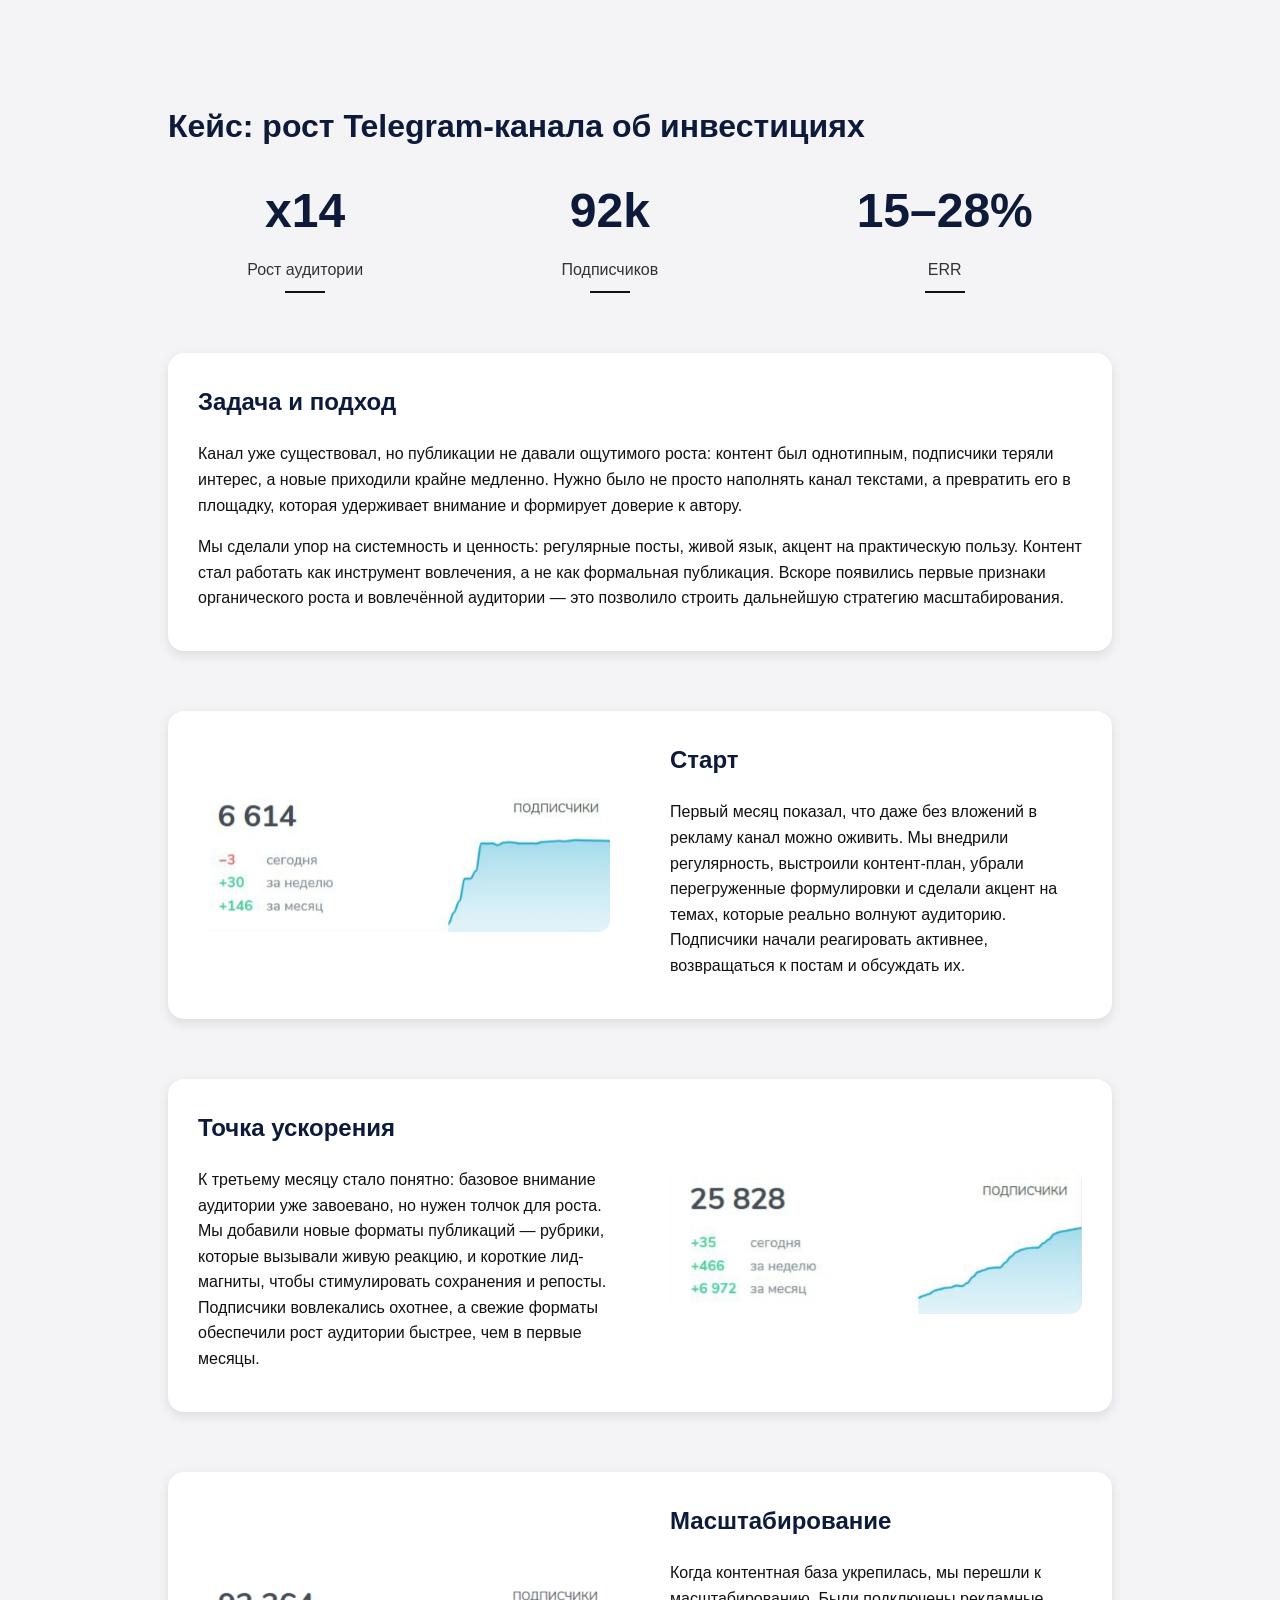
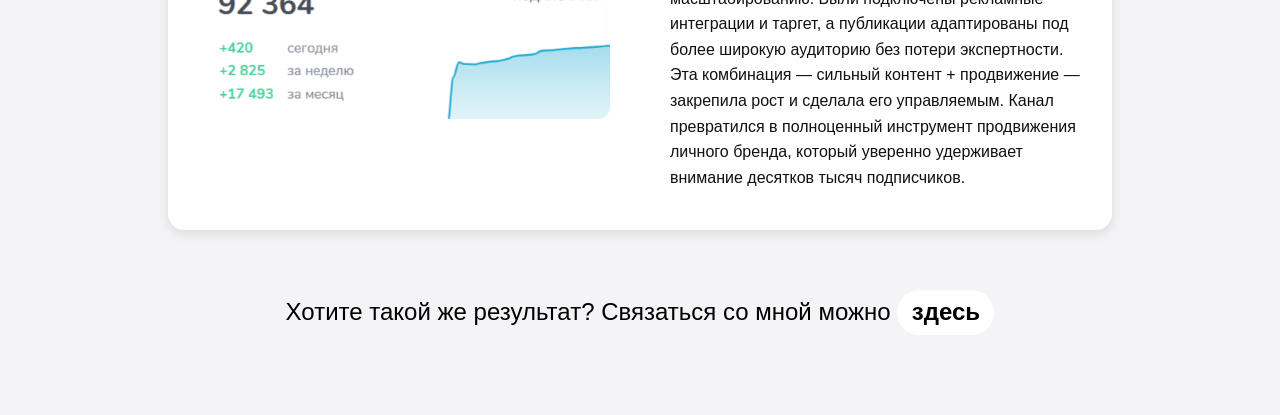
<file: investment/index.html>
<!DOCTYPE html>
<html lang="ru">
<head>
  <meta charset="UTF-8" />
  <meta name="viewport" content="width=device-width, initial-scale=1.0"/>
<title>Кейс Telegram-канала</title>
<style>
  body {
    font-family: Arial, sans-serif;
    margin: 0;
    padding: 0;
    background: #f4f4f7;
    color: #111;
    line-height: 1.6;
  }

  .container {
    width: 80vw;
    margin: 40px auto;
    padding: 40px;
    box-sizing: border-box;
  }

  h1, h2 {
    color: #0d1a3a;
    margin-bottom: 20px;
  }

  /* Современные ключевые метрики */
  .key-metrics {
    display: flex;
    justify-content: space-around;
    margin-bottom: 60px;
    flex-wrap: wrap;
    gap: 40px;
  }

  .metric {
    text-align: center;
  }

  .metric-value {
    font-size: 48px;
    font-weight: 700;
    color: #0d1a3a;
  }

  .metric-label {
    margin-top: 8px;
    font-size: 16px;
    color: #333;
  }

  .metric-line {
    margin-top: 8px;
    height: 2px;
    width: 40px;
    background: #111;
    margin-left: auto;
    margin-right: auto;
  }

  /* Блоки в карточках */
  .block {
    display: flex;
    align-items: center;
    margin-bottom: 60px;
    background: #fff;
    border-radius: 16px;
    box-shadow: 0 4px 12px rgba(0,0,0,0.1);
    overflow: hidden;
  }

  .block:nth-child(even) {
    flex-direction: row-reverse;
  }

  .block-text, .block-img {
    flex: 1;
    padding: 30px;
  }

  .block-img img {
    width: 100%;
    border-radius: 12px;
  }

  .block-text h2 {
    margin-top: 0;
  }

  .block-text p {
    margin-bottom: 10px;
  }


  /* Кнопка */
.contact-btn {
  margin-top: 2em;
  align-self: center;
  background-color: #ffdc33;
  color: #000;
  padding: 0.8em 2em;
  border-radius: 30px;
  text-decoration: none;
  font-weight: bold;
  transition: transform 0.3s, background-color 0.3s;
}

.contact-btn:hover {
  background-color: #e6c200;
  transform: scale(1.05);
}

    .contact-footer {
  background-color: #f4f4f7;
  display: block;
  text-align: center;
  padding: 0;
}

.contact-footer p {
  font-size: 1.5rem;
  color: #000;
  display: inline;
  margin: 0;
}

contact-footer .contact-link {
  position: relative;
  display: inline-block;
  padding: 0.3em 0.6em;
  border-radius: 25px;
  background-color: #fff;
  color: #000;
  text-decoration: none;
  transition: transform 0.3s ease, background-color 0.3s ease;
}


    .popup-overlay {
  position: fixed;
  top: 0;
  left: 0;
  width: 100vw;
  height: 100vh;
  background-color: rgba(0, 0, 0, 0.5);
  display: none;
  z-index: 200;
}

.popup {
  position: fixed;
  top: 50%;
  left: 50%;
  transform: translate(-50%, -50%);
  background: white;
  padding: 30px;
  border-radius: 20px;
  box-shadow: 0 8px 20px rgba(0, 0, 0, 0.25);
  z-index: 201;
  display: none;
  max-width: 90vw;
  width: 400px;
  font-family: sans-serif;
}


    .popup input, .popup textarea, .popup button {
      width: 100%;
      margin-top: 10px;
      padding: 10px;
      font-family: sans-serif;
    }

.popup input,
.popup textarea,
.popup button {
  width: 100%;
  margin-top: 10px;
  padding: 12px 16px;
  border: none;
  border-radius: 12px;
  font-family: sans-serif;
  box-shadow: 0 2px 6px rgba(0, 0, 0, 0.2);
  outline: none;
  font-size: 1rem;
}

.popup button {
  background-color: #dbeafe;
  color: black;
  font-weight: bold;
  cursor: pointer;
  transition: background-color 0.2s ease;
}

.popup button:hover {
  background-color: #bfdbfe;
}

.case-final {
  background: #dbeafe;
  padding: 4vw;
  display: flex;
  justify-content: center;
}

.case-final .case-content {
  width: 75vw;
  background-color: rgba(255, 255, 255, 0.95);
  padding: 3vw;
  border-radius: 20px;
  box-shadow: 0 8px 20px rgba(0,0,0,0.15);
  display: flex;
  flex-direction: column;
  gap: 1.5em;
  font-family: Nunito-ExtraBold;
  font-size: 1.3em;
  font-weight: 900;
  color: #2d0410;
}

.case-final p {
  font-size: 1.5rem;
  line-height: 1.5;
  color: #2d030f;
  font-family: 'Nunito-ExtraBold', sans-serif;
  font-weight: 900;
}

    .popup-overlay {
  position: fixed;
  top: 0;
  left: 0;
  width: 100vw;
  height: 100vh;
  background-color: rgba(0, 0, 0, 0.5);
  display: none;
  z-index: 200;
}

.popup {
  position: fixed;
  top: 50%;
  left: 50%;
  transform: translate(-50%, -50%);
  background: white;
  padding: 30px;
  border-radius: 20px;
  box-shadow: 0 8px 20px rgba(0, 0, 0, 0.25);
  z-index: 201;
  display: none;
  max-width: 90vw;
  width: 400px;
  font-family: sans-serif;
}


    .popup input, .popup textarea, .popup button {
      width: 100%;
      margin-top: 10px;
      padding: 10px;
      font-family: sans-serif;
    }

.popup input,
.popup textarea,
.popup button {
  width: 100%;
  margin-top: 10px;
  padding: 12px 16px;
  border: none;
  border-radius: 12px;
  font-family: sans-serif;
  box-shadow: 0 2px 6px rgba(0, 0, 0, 0.2);
  outline: none;
  font-size: 1rem;
}

.popup button {
  background-color: #dbeafe;
  color: black;
  font-weight: bold;
  cursor: pointer;
  transition: background-color 0.2s ease;
}

.popup button:hover {
  background-color: #bfdbfe;
}


/* Футер с «ссылка в тексте» */
.contact-footer {
  background-color: #f4f4f7;
  display: block;
  text-align: center;
  padding: 0;
}

.contact-footer p {
  font-size: 1.5rem;
  color: #000;
  display: inline;
  margin: 0;
  line-height: 1.2;
}

.contact-footer .contact-link {
  color: #ffdc33;
  font-weight: bold;
  text-decoration: none;
  border-bottom: 1px solid transparent;
  transition: border-bottom 0.2s;
}

.contact-footer .contact-link {
  position: relative;
  display: inline-block;
  padding: 0.3em 0.6em;
  border-radius: 25px;
  background-color: #fff; /* белый фон */
  color: #000; /* черный текст */
  text-decoration: none;
  transition: transform 0.3s ease, background-color 0.3s ease;
}

.contact-footer .contact-link:hover {
  transform: scale(1.15);
  color: #000;
}

  /* Адаптив для мобильных */
  @media (max-width: 768px) {
    .block {
      flex-direction: column;
    }

    .block:nth-child(even) {
      flex-direction: column;
    }

    .key-metrics {
      flex-direction: column;
      align-items: center;
    }

    .container {
    width: 100vw;
    }




    
  }
</style>
</head>
<body>
<div class="container">

  <h1>Кейс: рост Telegram-канала об инвестициях</h1>

  <!-- Современные ключевые показатели -->
  <div class="key-metrics">
    <div class="metric">
      <div class="metric-value">x14</div>
      <div class="metric-label">Рост аудитории</div>
      <div class="metric-line"></div>
    </div>
    <div class="metric">
      <div class="metric-value">92k</div>
      <div class="metric-label">Подписчиков</div>
      <div class="metric-line"></div>
    </div>
    <div class="metric">
      <div class="metric-value">15–28%</div>
      <div class="metric-label">ERR</div>
      <div class="metric-line"></div>
    </div>
  </div>

  <!-- Блок 1 — Задача и подход (без изображения) -->
  <div class="block">
    <div class="block-text" style="flex: 1 1 100%;">
      <h2>Задача и подход</h2>
      <p>Канал уже существовал, но публикации не давали ощутимого роста: контент был однотипным, подписчики теряли интерес, а новые приходили крайне медленно. Нужно было не просто наполнять канал текстами, а превратить его в площадку, которая удерживает внимание и формирует доверие к автору.</p>
      <p>Мы сделали упор на системность и ценность: регулярные посты, живой язык, акцент на практическую пользу. Контент стал работать как инструмент вовлечения, а не как формальная публикация. Вскоре появились первые признаки органического роста и вовлечённой аудитории — это позволило строить дальнейшую стратегию масштабирования.</p>
    </div>
  </div>

  <!-- Блок 2 — Старт -->
  <div class="block">
    <div class="block-text">
      <h2>Старт</h2>
      <p>Первый месяц показал, что даже без вложений в рекламу канал можно оживить. Мы внедрили регулярность, выстроили контент-план, убрали перегруженные формулировки и сделали акцент на темах, которые реально волнуют аудиторию. Подписчики начали реагировать активнее, возвращаться к постам и обсуждать их.</p>
    </div>
    <div class="block-img">
      <img src="screenshot_placeholder1.png" alt="Прирост подписчиков на старте TgStat">
    </div>
  </div>

  <!-- Блок 3 — Точка ускорения -->
  <div class="block">
    <div class="block-text">
      <h2>Точка ускорения</h2>
      <p>К третьему месяцу стало понятно: базовое внимание аудитории уже завоевано, но нужен толчок для роста. Мы добавили новые форматы публикаций — рубрики, которые вызывали живую реакцию, и короткие лид-магниты, чтобы стимулировать сохранения и репосты. Подписчики вовлекались охотнее, а свежие форматы обеспечили рост аудитории быстрее, чем в первые месяцы.</p>
    </div>
    <div class="block-img">
      <img src="screenshot_placeholder2.png" alt="Рост подписчиков к третьему месяцу TgStat">
    </div>
  </div>

  <!-- Блок 4 — Масштабирование -->
  <div class="block">
    <div class="block-text">
      <h2>Масштабирование</h2>
      <p>Когда контентная база укрепилась, мы перешли к масштабированию. Были подключены рекламные интеграции и таргет, а публикации адаптированы под более широкую аудиторию без потери экспертности. Эта комбинация — сильный контент + продвижение — закрепила рост и сделала его управляемым. Канал превратился в полноценный инструмент продвижения личного бренда, который уверенно удерживает внимание десятков тысяч подписчиков.</p>
    </div>
    <div class="block-img">
      <img src="screenshot_placeholder3.png" alt="Итоговый рост подписчиков TgStat">
    </div>
  </div>

    <footer class="contact-footer">
<p>
    <span>Хотите такой же результат? Связаться со мной можно</span>
    <a href="#" class="contact-link" onclick="openPopup(event)">здесь</a>
  </p>
</footer>
  
  <!-- Всплывающее окно --> 
  <div class="popup-overlay" id="popup-overlay" onclick="closePopup()"></div> 
  <div class="popup" id="popup"> 
    <h2>Запрос на сотрудничество</h2> 
    <form action="https://formspree.io/f/myzyjkev" method="POST"> 
      <label for="name">Ваше имя:</label> 
      <input type="text" id="name" name="name" required placeholder="Иван"> 
      <label for="email">Ваш Email или ник в TG:</label> 
      <input type="text" id="contact" name="contact" required placeholder="@IvanIvanov"> 
      <label for="message">Чем я могу вам помочь?:</label> 
      <textarea id="message" name="message" required placeholder="Сообщение" rows="4">
      </textarea> 
      <button type="submit">Отправить</button> 
    </form> 
  </div>
  

</div>
  <script>
  // Открытие всплывающего окна
  function openPopup(event) {
    event.preventDefault();  // Предотвращаем стандартное поведение (перенос в начало страницы)
    document.getElementById('popup').style.display = 'block';
    document.getElementById('popup-overlay').style.display = 'block';
  }

  // Закрытие всплывающего окна
  function closePopup() {
    document.getElementById('popup').style.display = 'none';
    document.getElementById('popup-overlay').style.display = 'none';
    }
</script>
</body>
</html>
</file>
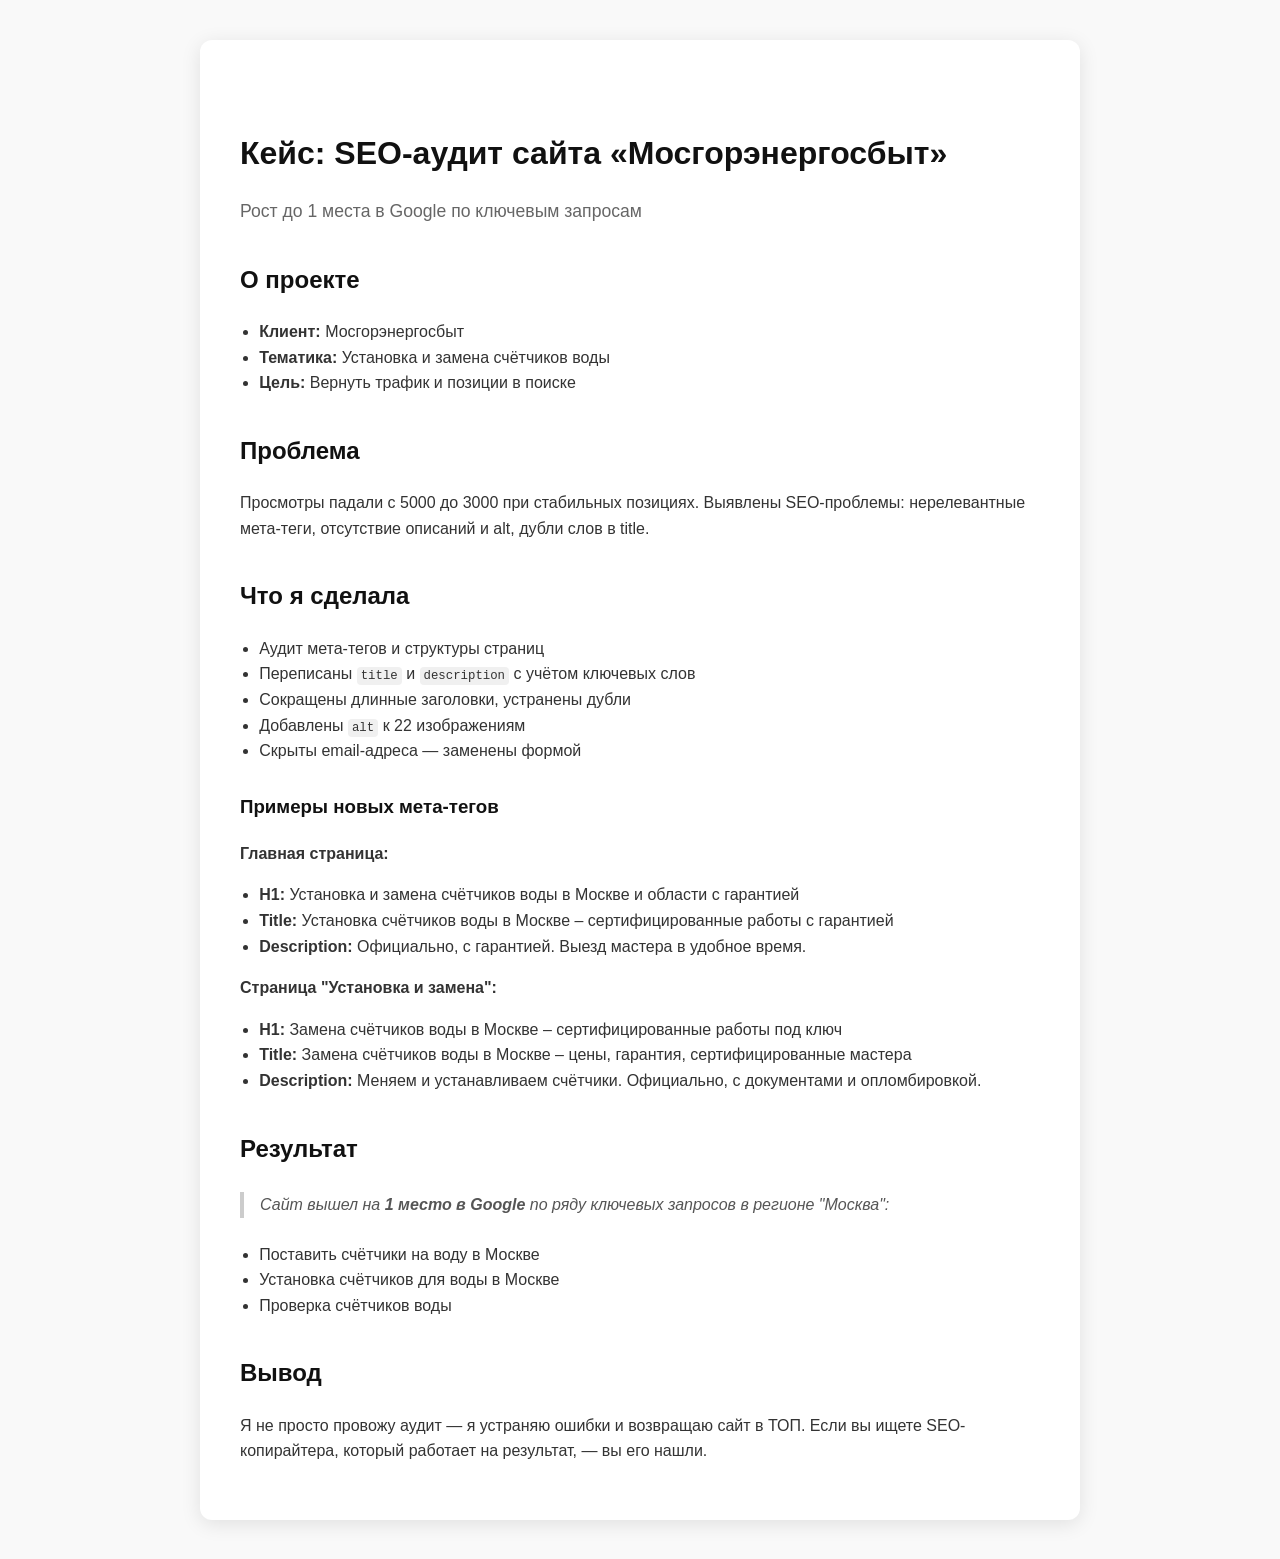
<file: Voduberegi/index.html>
<!DOCTYPE html>
<html lang="ru">
<head>
  <meta charset="UTF-8" />
  <meta name="viewport" content="width=device-width, initial-scale=1.0" />
  <title>Кейс SEO-копирайтера – Мосгорэнергосбыт</title>
  <style>
    body {
      font-family: Arial, sans-serif;
      background: #f9f9f9;
      color: #333;
      margin: 0;
      padding: 40px 20px;
      line-height: 1.6;
    }

    .container {
      max-width: 800px;
      margin: 0 auto;
      background: #fff;
      padding: 40px;
      border-radius: 12px;
      box-shadow: 0 4px 20px rgba(0, 0, 0, 0.1);
    }

    h1, h2, h3 {
      color: #111;
      margin-top: 1.5em;
    }

    h1 {
      font-size: 2em;
      margin-bottom: 0.2em;
    }

    .subtitle {
      font-size: 1.1em;
      color: #666;
      margin-bottom: 1.5em;
    }

    ul {
      padding-left: 1.2em;
    }

    code {
      background: #f0f0f0;
      padding: 2px 4px;
      border-radius: 4px;
      font-size: 0.95em;
    }

    blockquote {
      border-left: 4px solid #ccc;
      padding-left: 16px;
      margin: 1.5em 0;
      color: #555;
      font-style: italic;
    }
  </style>
</head>
<body>
  <div class="container">
    <h1>Кейс: SEO-аудит сайта «Мосгорэнергосбыт»</h1>
    <p class="subtitle">Рост до 1 места в Google по ключевым запросам</p>

    <h2>О проекте</h2>
    <ul>
      <li><strong>Клиент:</strong> Мосгорэнергосбыт</li>
      <li><strong>Тематика:</strong> Установка и замена счётчиков воды</li>
      <li><strong>Цель:</strong> Вернуть трафик и позиции в поиске</li>
    </ul>

    <h2>Проблема</h2>
    <p>Просмотры падали с 5000 до 3000 при стабильных позициях. Выявлены SEO-проблемы: нерелевантные мета-теги, отсутствие описаний и alt, дубли слов в title.</p>

    <h2>Что я сделала</h2>
    <ul>
      <li>Аудит мета-тегов и структуры страниц</li>
      <li>Переписаны <code>title</code> и <code>description</code> с учётом ключевых слов</li>
      <li>Сокращены длинные заголовки, устранены дубли</li>
      <li>Добавлены <code>alt</code> к 22 изображениям</li>
      <li>Скрыты email-адреса — заменены формой</li>
    </ul>

    <h3>Примеры новых мета-тегов</h3>
    <p><strong>Главная страница:</strong></p>
    <ul>
      <li><strong>H1:</strong> Установка и замена счётчиков воды в Москве и области с гарантией</li>
      <li><strong>Title:</strong> Установка счётчиков воды в Москве – сертифицированные работы с гарантией</li>
      <li><strong>Description:</strong> Официально, с гарантией. Выезд мастера в удобное время.</li>
    </ul>

    <p><strong>Страница "Установка и замена":</strong></p>
    <ul>
      <li><strong>H1:</strong> Замена счётчиков воды в Москве – сертифицированные работы под ключ</li>
      <li><strong>Title:</strong> Замена счётчиков воды в Москве – цены, гарантия, сертифицированные мастера</li>
      <li><strong>Description:</strong> Меняем и устанавливаем счётчики. Официально, с документами и опломбировкой.</li>
    </ul>

    <h2>Результат</h2>
    <blockquote>
      Сайт вышел на <strong>1 место в Google</strong> по ряду ключевых запросов в регионе "Москва":
    </blockquote>
    <ul>
      <li>Поставить счётчики на воду в Москве</li>
      <li>Установка счётчиков для воды в Москве</li>
      <li>Проверка счётчиков воды</li>
    </ul>

    <h2>Вывод</h2>
    <p>Я не просто провожу аудит — я устраняю ошибки и возвращаю сайт в ТОП. Если вы ищете SEO-копирайтера, который работает на результат, — вы его нашли.</p>
  </div>
</body>
</html>
</file>
